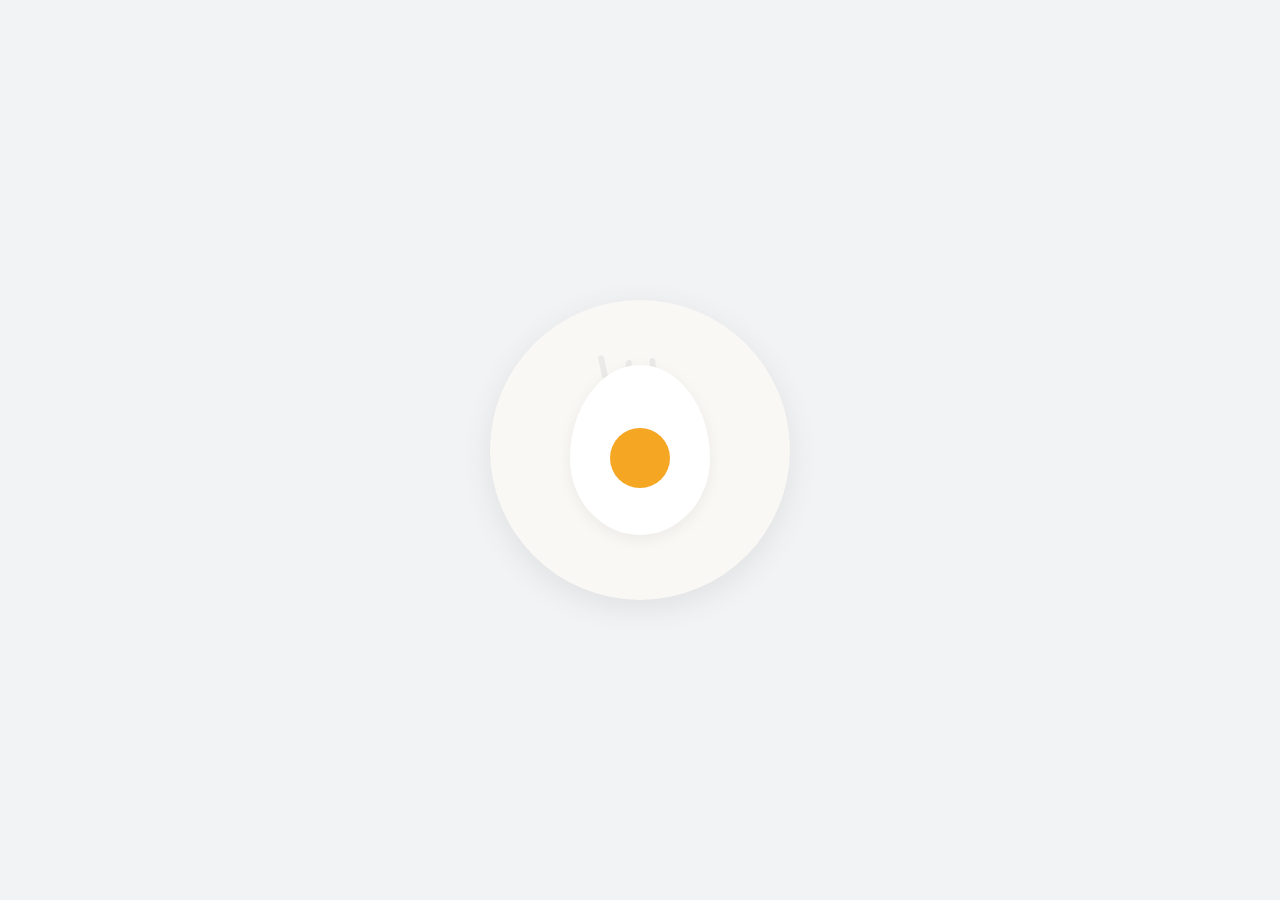
<file: avatar.html>
<!DOCTYPE html>
<html lang="zh-CN">
<head>
  <meta charset="UTF-8">
  <meta name="viewport" content="width=device-width, initial-scale=1.0">
  <title>头像</title>
  <style>
    * { margin: 0; padding: 0; box-sizing: border-box; }
    body {
      display: flex;
      align-items: center;
      justify-content: center;
      min-height: 100vh;
      background: #f2f3f5;
    }
    .avatar {
      width: 300px;
      height: 300px;
      background: #faf8f5;
      border-radius: 50%;
      position: relative;
      overflow: hidden;
      box-shadow: 0 8px 32px rgba(0,0,0,0.08);
      display: flex;
      align-items: center;
      justify-content: center;
    }
    /* 温泉蛋图形 */
    .egg {
      position: relative;
      width: 140px;
      height: 170px;
      background: #fff;
      border-radius: 50% 50% 50% 50% / 55% 55% 45% 45%;
      box-shadow: 0 4px 16px rgba(0,0,0,0.06);
      display: flex;
      align-items: center;
      justify-content: center;
    }
    /* 蛋黄 */
    .yolk {
      width: 60px;
      height: 60px;
      background: #f5a623;
      border-radius: 50%;
      position: relative;
      top: 8px;
    }
    /* 热气 */
    .steam {
      position: absolute;
      width: 6px;
      background: #ddd;
      border-radius: 3px;
      opacity: 0.5;
    }
    .steam.s1 { height: 24px; top: 55px; left: 110px; transform: rotate(-12deg); }
    .steam.s2 { height: 18px; top: 60px; left: 135px; transform: rotate(8deg); }
    .steam.s3 { height: 20px; top: 58px; left: 160px; transform: rotate(-5deg); }
  </style>
</head>
<body>
  <div class="avatar">
    <div class="steam s1"></div>
    <div class="steam s2"></div>
    <div class="steam s3"></div>
    <div class="egg">
      <div class="yolk"></div>
    </div>
  </div>
</body>
</html>
</file>
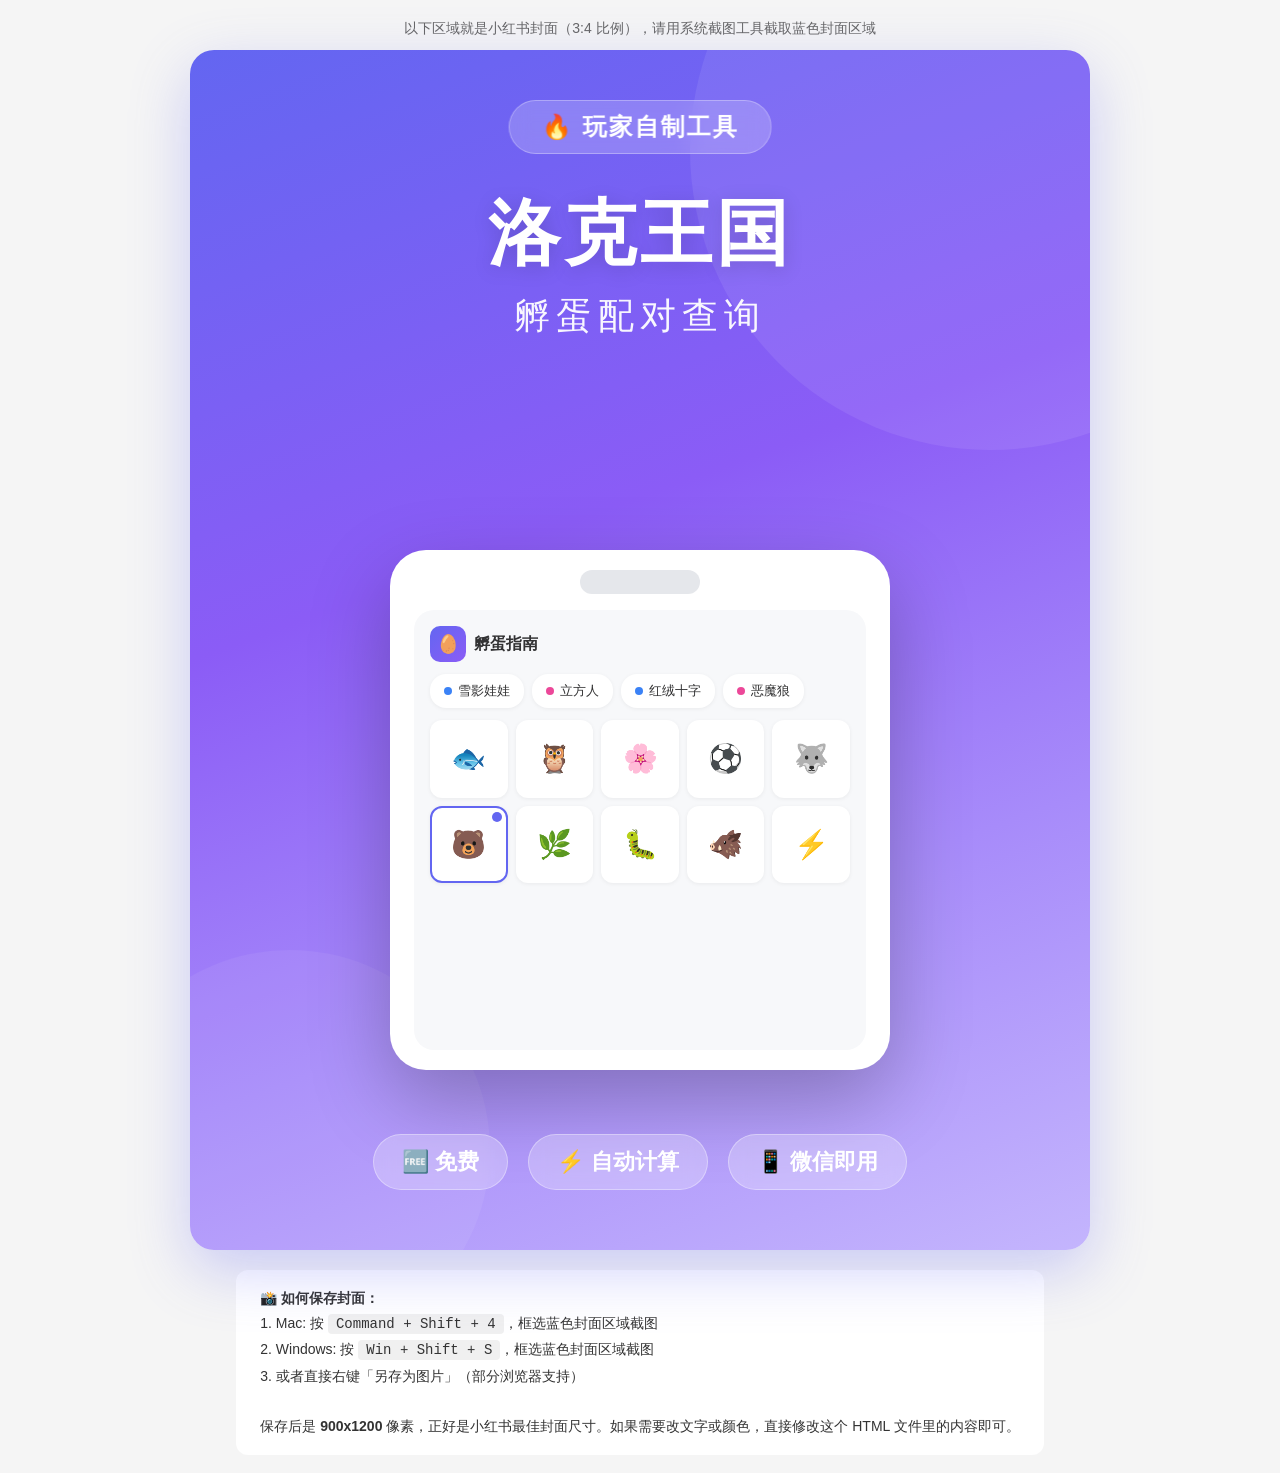
<file: cover.html>
<!DOCTYPE html>
<html lang="zh-CN">
<head>
  <meta charset="UTF-8">
  <meta name="viewport" content="width=device-width, initial-scale=1.0">
  <title>小红书封面生成</title>
  <style>
    * { margin: 0; padding: 0; box-sizing: border-box; }
    body {
      background: #f5f5f5;
      display: flex;
      flex-direction: column;
      align-items: center;
      padding: 20px;
      font-family: -apple-system, BlinkMacSystemFont, "Segoe UI", Roboto, "PingFang SC", "Microsoft YaHei", sans-serif;
    }
    .tip {
      margin-bottom: 12px;
      color: #666;
      font-size: 14px;
    }
    /* 小红书封面 3:4 比例 */
    .cover {
      width: 900px;
      height: 1200px;
      background: linear-gradient(160deg, #6366f1 0%, #8b5cf6 40%, #a78bfa 70%, #c4b5fd 100%);
      border-radius: 24px;
      position: relative;
      overflow: hidden;
      box-shadow: 0 20px 60px rgba(99, 102, 241, 0.3);
    }
    /* 装饰圆 */
    .cover::before {
      content: '';
      position: absolute;
      width: 600px;
      height: 600px;
      background: rgba(255,255,255,0.08);
      border-radius: 50%;
      top: -200px;
      right: -200px;
    }
    .cover::after {
      content: '';
      position: absolute;
      width: 400px;
      height: 400px;
      background: rgba(255,255,255,0.06);
      border-radius: 50%;
      bottom: -100px;
      left: -100px;
    }
    /* 顶部标签 */
    .top-badge {
      position: absolute;
      top: 50px;
      left: 50%;
      transform: translateX(-50%);
      background: rgba(255,255,255,0.2);
      backdrop-filter: blur(10px);
      padding: 10px 32px;
      border-radius: 30px;
      color: #fff;
      font-size: 24px;
      font-weight: 600;
      letter-spacing: 2px;
      border: 1px solid rgba(255,255,255,0.3);
    }
    /* 主标题 */
    .main-title {
      position: absolute;
      top: 140px;
      left: 0;
      right: 0;
      text-align: center;
      color: #fff;
      z-index: 2;
    }
    .main-title h1 {
      font-size: 72px;
      font-weight: 800;
      line-height: 1.2;
      text-shadow: 0 4px 20px rgba(0,0,0,0.15);
      letter-spacing: 4px;
    }
    .main-title .sub {
      font-size: 36px;
      font-weight: 500;
      margin-top: 16px;
      opacity: 0.95;
      letter-spacing: 6px;
    }
    /* 手机 mockup */
    .phone-mockup {
      position: absolute;
      bottom: 180px;
      left: 50%;
      transform: translateX(-50%);
      width: 500px;
      height: 520px;
      background: #fff;
      border-radius: 36px;
      box-shadow: 0 30px 80px rgba(0,0,0,0.25);
      padding: 20px 24px;
      z-index: 2;
    }
    .phone-notch {
      width: 120px;
      height: 24px;
      background: #e5e7eb;
      border-radius: 12px;
      margin: 0 auto 16px;
    }
    .phone-content {
      background: #f7f8fa;
      border-radius: 20px;
      height: calc(100% - 40px);
      padding: 16px;
      overflow: hidden;
    }
    .phone-top {
      display: flex;
      align-items: center;
      gap: 8px;
      margin-bottom: 12px;
    }
    .phone-emoji {
      width: 36px;
      height: 36px;
      background: linear-gradient(135deg, #6366f1, #8b5cf6);
      border-radius: 10px;
      display: flex;
      align-items: center;
      justify-content: center;
      font-size: 18px;
    }
    .phone-title {
      font-size: 16px;
      font-weight: 700;
      color: #323233;
    }
    .phone-chips {
      display: flex;
      flex-wrap: wrap;
      gap: 8px;
    }
    .phone-chip {
      background: #fff;
      border-radius: 16px;
      padding: 8px 14px;
      font-size: 13px;
      color: #323233;
      display: flex;
      align-items: center;
      gap: 6px;
      box-shadow: 0 1px 4px rgba(0,0,0,0.06);
    }
    .phone-chip .dot {
      width: 8px;
      height: 8px;
      border-radius: 50%;
    }
    .phone-chip .dot.m { background: #3b82f6; }
    .phone-chip .dot.f { background: #ec4899; }
    .phone-grid {
      display: grid;
      grid-template-columns: repeat(5, 1fr);
      gap: 8px;
      margin-top: 12px;
    }
    .phone-grid-item {
      aspect-ratio: 1;
      background: #fff;
      border-radius: 12px;
      display: flex;
      align-items: center;
      justify-content: center;
      font-size: 28px;
      box-shadow: 0 1px 4px rgba(0,0,0,0.06);
    }
    .phone-grid-item.sel {
      border: 2px solid #6366f1;
      position: relative;
    }
    .phone-grid-item.sel::after {
      content: '';
      position: absolute;
      top: 4px;
      right: 4px;
      width: 10px;
      height: 10px;
      background: #6366f1;
      border-radius: 50%;
    }
    /* 底部卖点 */
    .features {
      position: absolute;
      bottom: 60px;
      left: 0;
      right: 0;
      display: flex;
      justify-content: center;
      gap: 20px;
      z-index: 2;
    }
    .feature-tag {
      background: rgba(255,255,255,0.25);
      backdrop-filter: blur(10px);
      padding: 12px 28px;
      border-radius: 30px;
      color: #fff;
      font-size: 22px;
      font-weight: 600;
      border: 1px solid rgba(255,255,255,0.35);
    }
    /* 截图提示 */
    .screenshot-guide {
      margin-top: 20px;
      background: #fff;
      padding: 16px 24px;
      border-radius: 12px;
      max-width: 900px;
      color: #333;
      font-size: 14px;
      line-height: 1.8;
    }
    .screenshot-guide code {
      background: #f0f0f0;
      padding: 2px 8px;
      border-radius: 4px;
      font-family: monospace;
    }
  </style>
</head>
<body>
  <div class="tip">以下区域就是小红书封面（3:4 比例），请用系统截图工具截取蓝色封面区域</div>

  <div class="cover" id="cover">
    <div class="top-badge">🔥 玩家自制工具</div>

    <div class="main-title">
      <h1>洛克王国</h1>
      <div class="sub">孵蛋配对查询</div>
    </div>

    <div class="phone-mockup">
      <div class="phone-notch"></div>
      <div class="phone-content">
        <div class="phone-top">
          <div class="phone-emoji">🥚</div>
          <div class="phone-title">孵蛋指南</div>
        </div>
        <div class="phone-chips">
          <div class="phone-chip"><span class="dot m"></span>雪影娃娃</div>
          <div class="phone-chip"><span class="dot f"></span>立方人</div>
          <div class="phone-chip"><span class="dot m"></span>红绒十字</div>
          <div class="phone-chip"><span class="dot f"></span>恶魔狼</div>
        </div>
        <div class="phone-grid">
          <div class="phone-grid-item">🐟</div>
          <div class="phone-grid-item">🦉</div>
          <div class="phone-grid-item">🌸</div>
          <div class="phone-grid-item">⚽</div>
          <div class="phone-grid-item">🐺</div>
          <div class="phone-grid-item sel">🐻</div>
          <div class="phone-grid-item">🌿</div>
          <div class="phone-grid-item">🐛</div>
          <div class="phone-grid-item">🐗</div>
          <div class="phone-grid-item">⚡</div>
        </div>
      </div>
    </div>

    <div class="features">
      <div class="feature-tag">🆓 免费</div>
      <div class="feature-tag">⚡ 自动计算</div>
      <div class="feature-tag">📱 微信即用</div>
    </div>
  </div>

  <div class="screenshot-guide">
    <strong>📸 如何保存封面：</strong><br>
    1. Mac: 按 <code>Command + Shift + 4</code>，框选蓝色封面区域截图<br>
    2. Windows: 按 <code>Win + Shift + S</code>，框选蓝色封面区域截图<br>
    3. 或者直接右键「另存为图片」（部分浏览器支持）<br><br>
    保存后是 <strong>900x1200</strong> 像素，正好是小红书最佳封面尺寸。如果需要改文字或颜色，直接修改这个 HTML 文件里的内容即可。
  </div>
</body>
</html>
</file>
